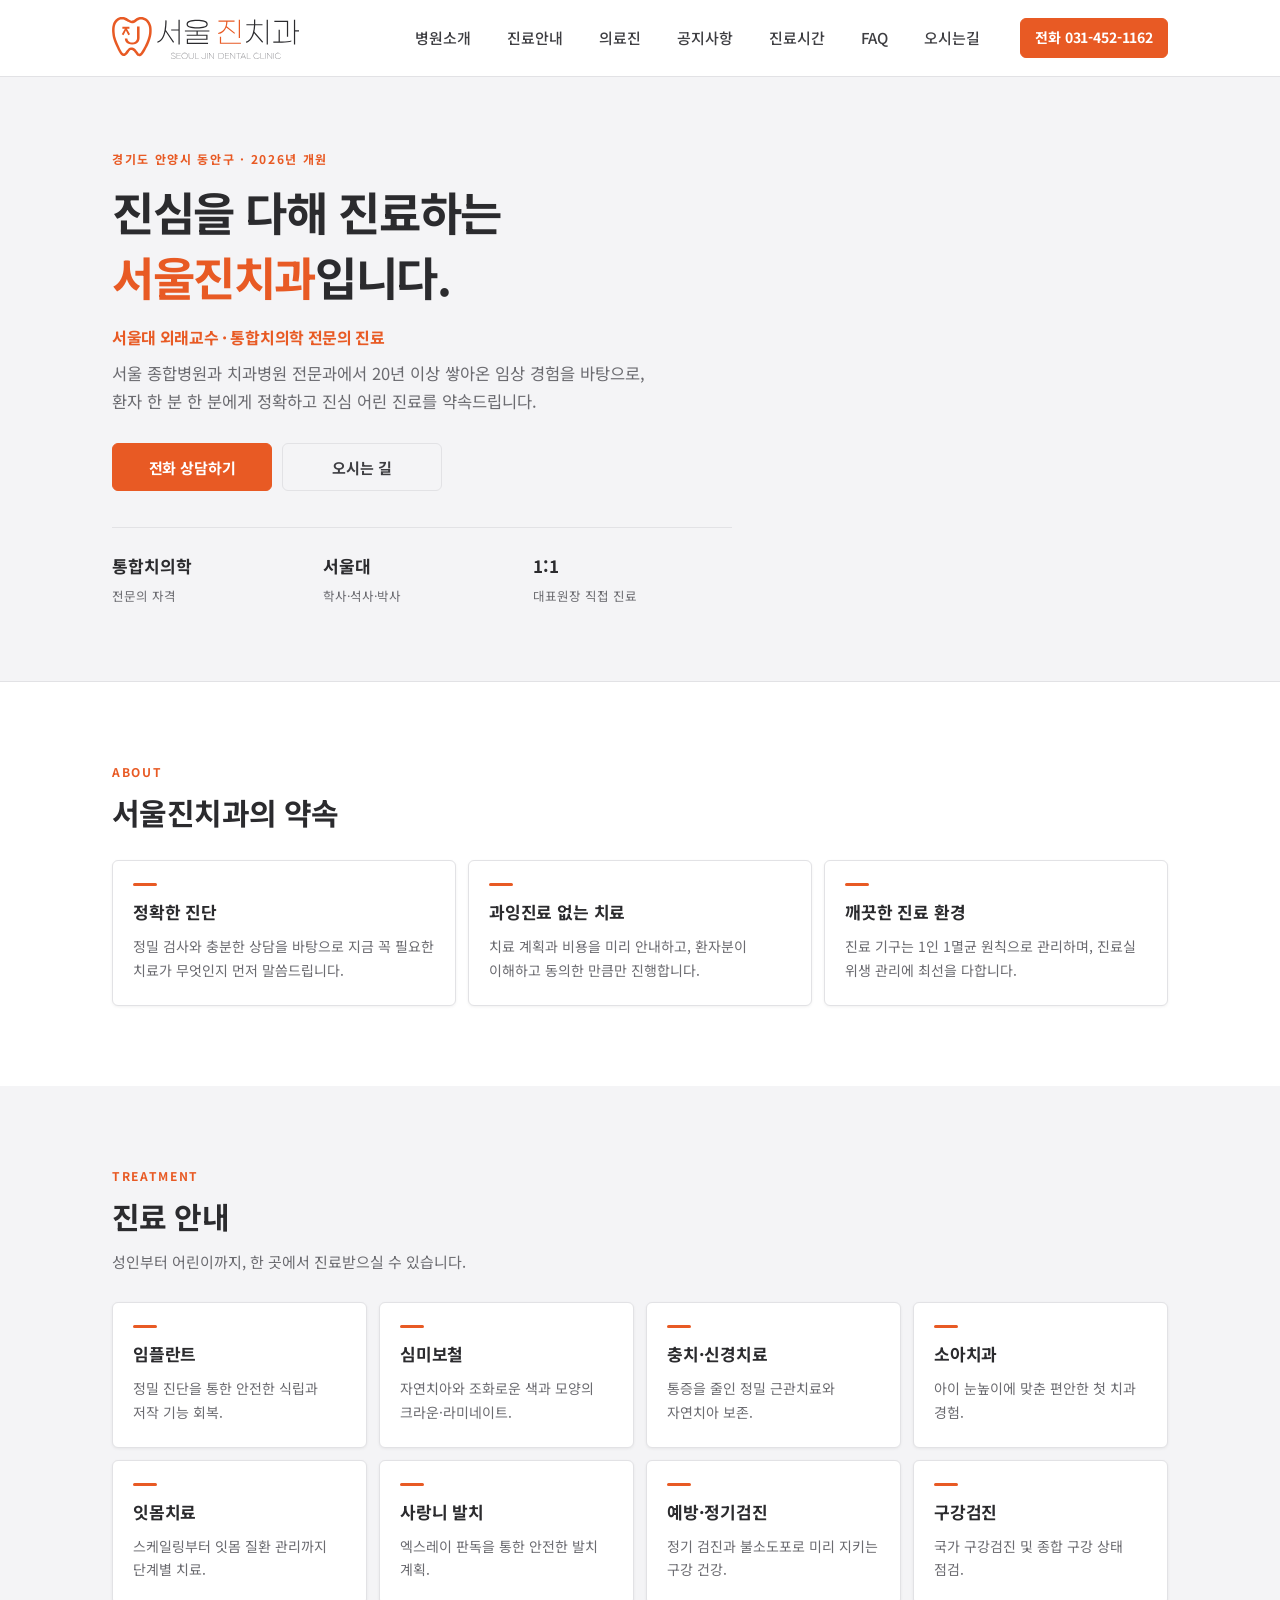
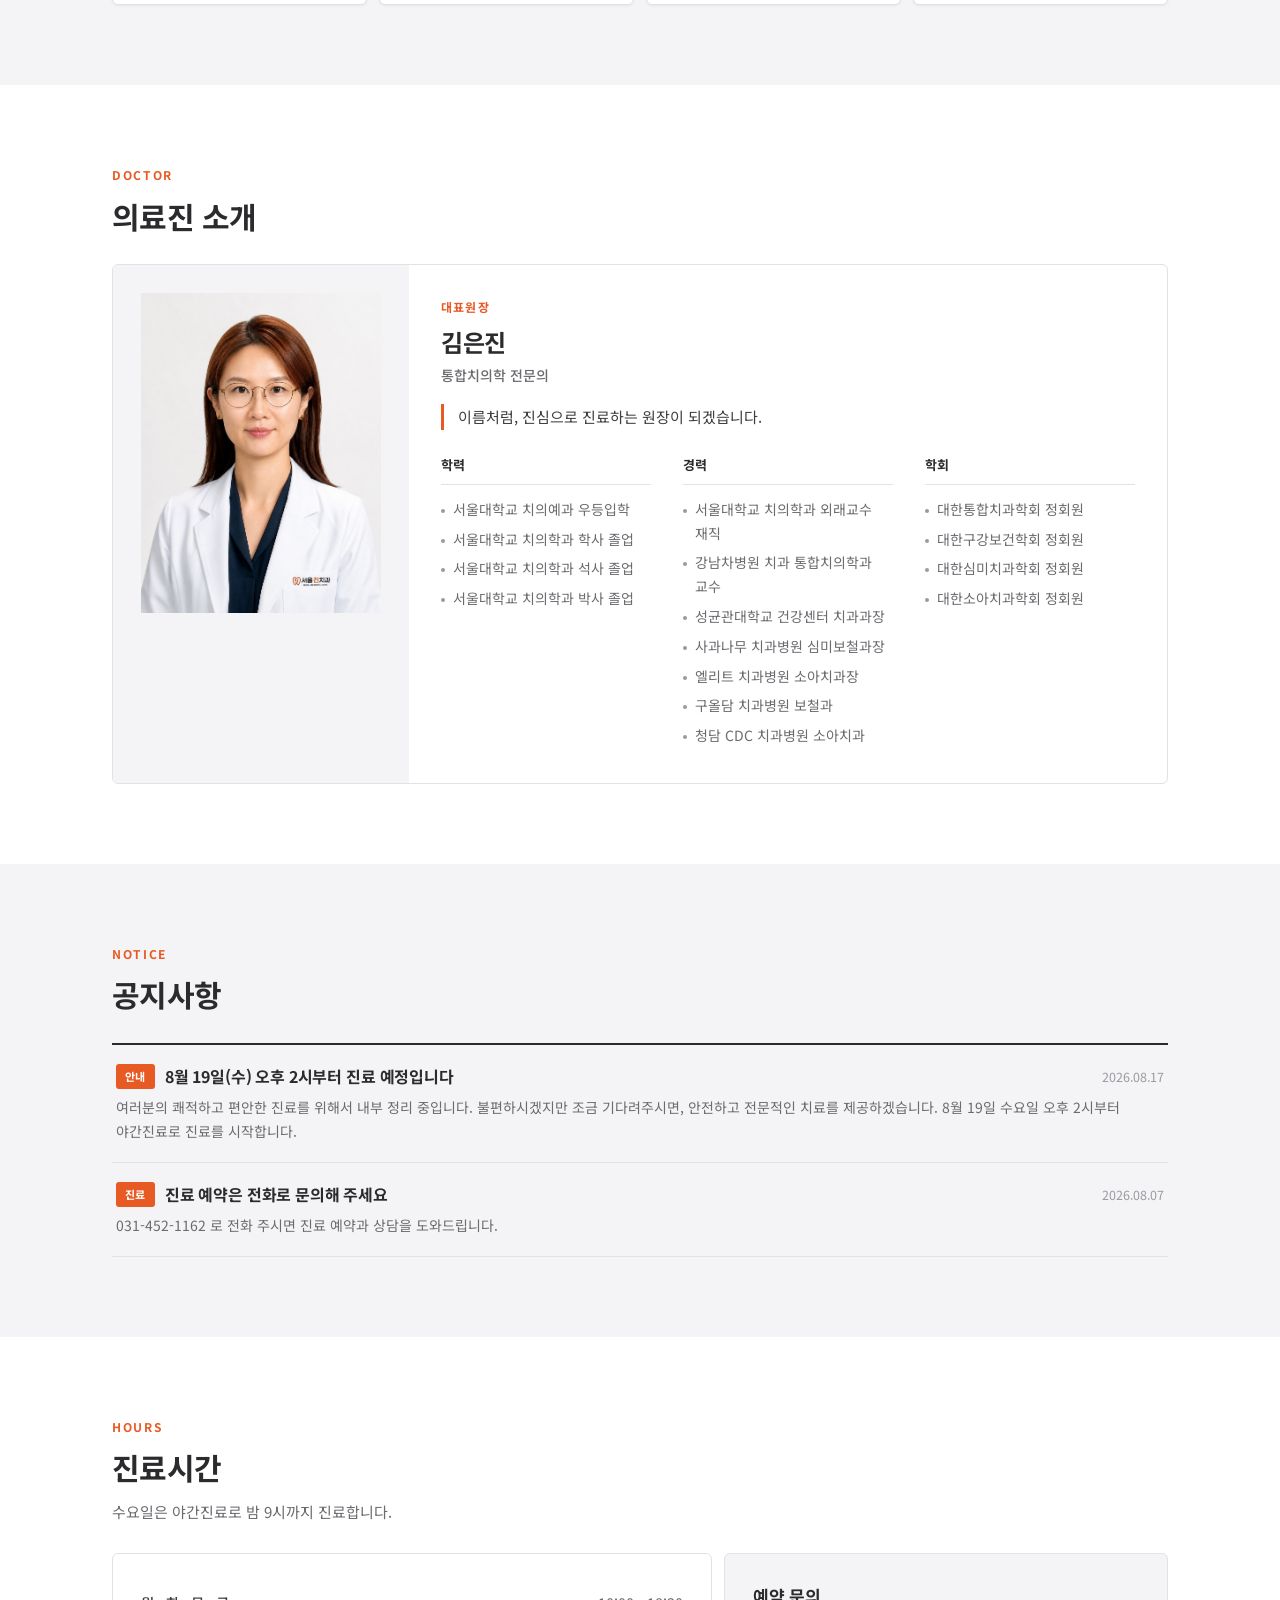
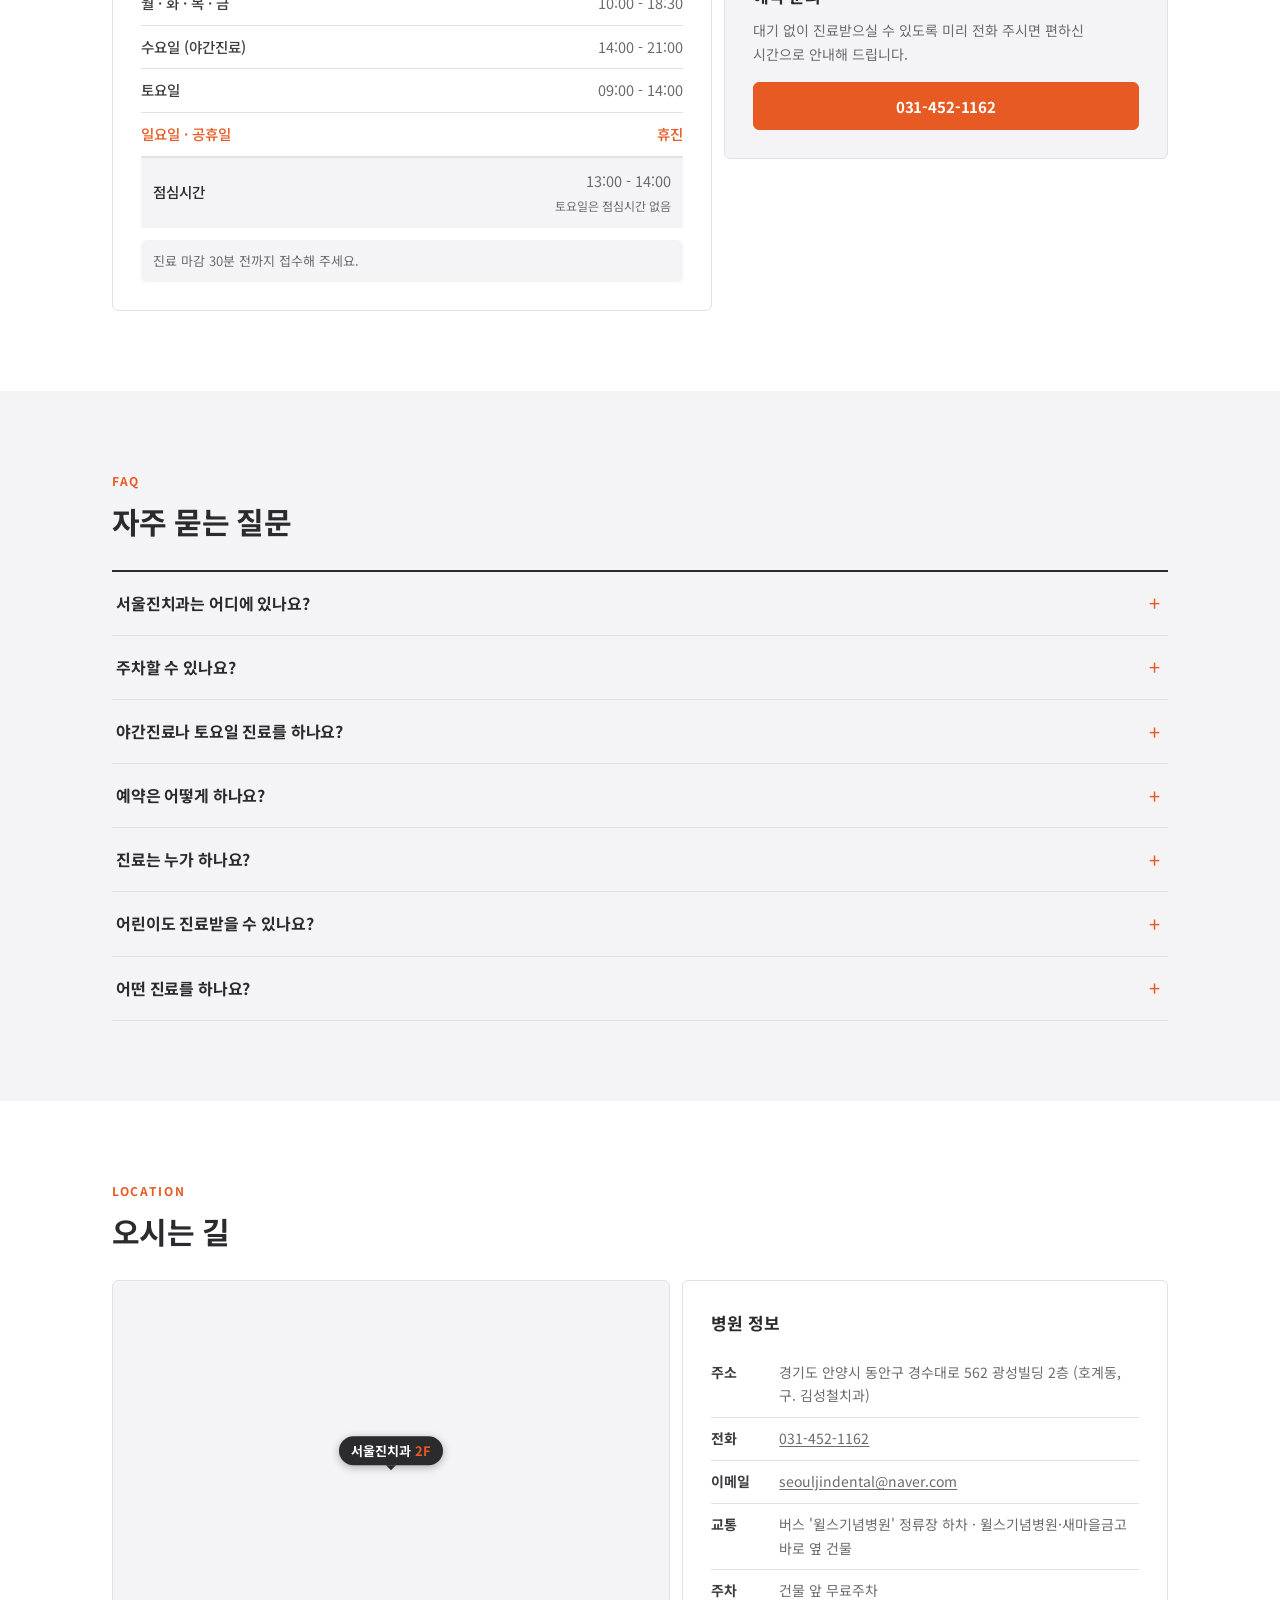
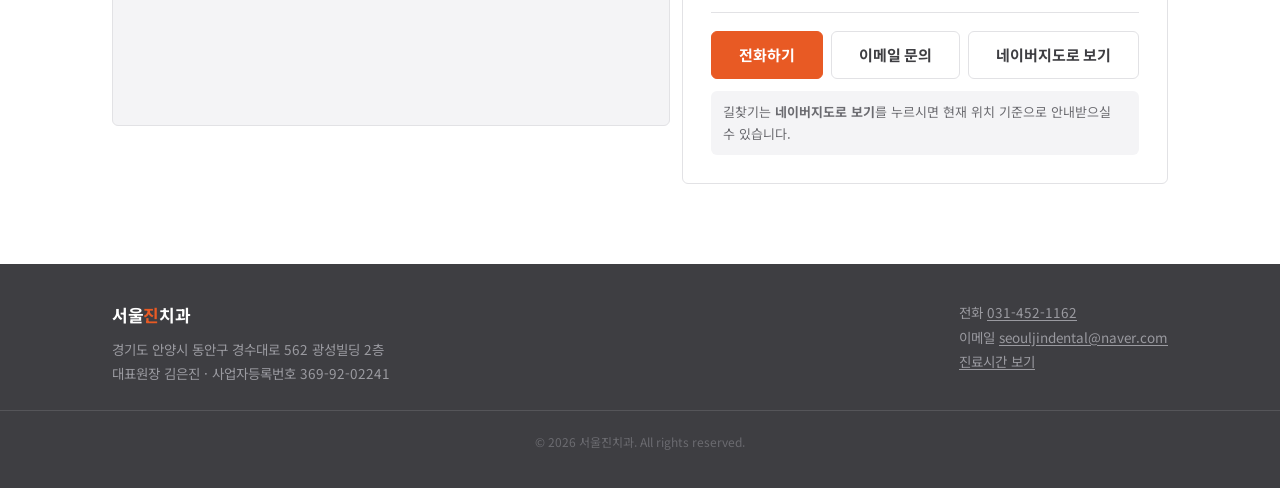
<file: index.html>
<!DOCTYPE html>
<html lang="ko">
<head>
<meta charset="UTF-8">
<meta name="viewport" content="width=device-width, initial-scale=1">
<title>서울진치과 | 안양 호계동·평촌 치과 · 통합치의학 전문의 진료</title>
<meta name="description" content="안양시 동안구 호계동 경수대로 562 광성빌딩 2층. 통합치의학 전문의 김은진 대표원장이 임플란트·보철·심미치료·소아치과까지 직접 진료합니다. 수요일 야간진료·토요일 진료, 건물 앞 무료주차. 전화 031-452-1162">
<meta name="keywords" content="안양치과, 동안구치과, 평촌치과, 서울진치과, 임플란트, 소아치과, 통합치의학 전문의">
<meta name="author" content="서울진치과">
<meta name="robots" content="index, follow">
<meta name="theme-color" content="#3E3E42">
<link rel="canonical" href="https://seouljindental.com/">

<!-- 검색엔진 소유확인 (지우지 마세요 — 지우면 소유확인이 풀립니다) -->
<meta name="google-site-verification" content="JNzWOjcxRi8a9K5BEWg_3UcegOGoQOrcPc45shkJLRU">
<meta name="naver-site-verification" content="94c505c1e6e44381753035ff42ec85cff32ebecf">

<!-- Open Graph -->
<meta property="og:type" content="website">
<meta property="og:site_name" content="서울진치과">
<meta property="og:title" content="서울진치과 | 안양 호계동·평촌 치과 · 통합치의학 전문의 진료">
<meta property="og:description" content="통합치의학 전문의 김은진 대표원장이 직접 진료합니다. 경기도 안양시 동안구 경수대로 562 광성빌딩 2층 · 031-452-1162">
<meta property="og:url" content="https://seouljindental.com/">
<meta property="og:image" content="https://seouljindental.com/assets/images/doctor-kimeunjin.jpg">
<meta property="og:locale" content="ko_KR">
<meta name="twitter:card" content="summary_large_image">

<link rel="icon" href="data:image/svg+xml,<svg xmlns='http://www.w3.org/2000/svg' viewBox='0 0 32 32'><rect width='32' height='32' rx='6' fill='%23E85A24'/><text x='16' y='23' font-size='20' font-weight='700' text-anchor='middle' fill='white' font-family='sans-serif'>진</text></svg>">

<link rel="preconnect" href="https://fonts.googleapis.com">
<link rel="preconnect" href="https://fonts.gstatic.com" crossorigin>
<link href="https://fonts.googleapis.com/css2?family=Noto+Sans+KR:wght@400;500;700&display=swap" rel="stylesheet">
<link rel="stylesheet" href="assets/css/style.css?v=6">

<!-- 구조화 데이터: data/clinic.json·hours.json·faq.json 에서 자동 생성 (tools/prerender.py). 여기를 직접 고치지 마세요 -->
<!-- prerender:jsonld -->
<script type="application/ld+json">
{
  "@context": "https://schema.org",
  "@graph": [
    {
      "@type": "Dentist",
      "@id": "https://seouljindental.com/#clinic",
      "name": "서울진치과",
      "alternateName": "서울진치과의원",
      "description": "경기도 안양시 동안구 호계동(경수대로 562 광성빌딩 2층)의 치과의원. 통합치의학 전문의 김은진 대표원장이 임플란트, 심미보철, 충치·신경치료, 소아치과, 잇몸치료, 사랑니 발치, 국가 구강검진을 직접 진료합니다. 수요일 야간진료, 토요일 진료.",
      "url": "https://seouljindental.com/",
      "logo": "https://seouljindental.com/assets/images/logo-lockup.svg",
      "image": "https://seouljindental.com/assets/images/doctor-kimeunjin.jpg",
      "telephone": "+82-31-452-1162",
      "email": "seouljindental@naver.com",
      "priceRange": "₩₩",
      "currenciesAccepted": "KRW",
      "isAcceptingNewPatients": true,
      "address": {
        "@type": "PostalAddress",
        "streetAddress": "경수대로 562 광성빌딩 2층",
        "addressLocality": "안양시 동안구 호계동",
        "addressRegion": "경기도",
        "addressCountry": "KR"
      },
      "geo": {
        "@type": "GeoCoordinates",
        "latitude": 37.373,
        "longitude": 126.9582
      },
      "hasMap": "https://map.naver.com/p/entry/place/13232154",
      "areaServed": [
        "안양시 동안구 호계동",
        "평촌",
        "안양시"
      ],
      "amenityFeature": [
        {
          "@type": "LocationFeatureSpecification",
          "name": "건물 앞 무료 주차",
          "value": true
        }
      ],
      "availableService": [
        {
          "@type": "MedicalProcedure",
          "name": "임플란트"
        },
        {
          "@type": "MedicalProcedure",
          "name": "심미보철 (크라운·라미네이트)"
        },
        {
          "@type": "MedicalProcedure",
          "name": "충치·신경치료"
        },
        {
          "@type": "MedicalProcedure",
          "name": "소아치과"
        },
        {
          "@type": "MedicalProcedure",
          "name": "잇몸치료·스케일링"
        },
        {
          "@type": "MedicalProcedure",
          "name": "사랑니 발치"
        },
        {
          "@type": "MedicalProcedure",
          "name": "예방·정기검진"
        },
        {
          "@type": "MedicalProcedure",
          "name": "국가 구강검진"
        }
      ],
      "founder": {
        "@id": "https://seouljindental.com/#doctor"
      },
      "employee": {
        "@type": "Person",
        "@id": "https://seouljindental.com/#doctor",
        "name": "김은진",
        "jobTitle": "대표원장",
        "description": "통합치의학 전문의. 서울대학교 치의학과 학사·석사·박사. 강남차병원 치과 통합치의학과 교수, 서울대학교 치의학과 외래교수 역임.",
        "image": "https://seouljindental.com/assets/images/doctor-kimeunjin.jpg",
        "hasCredential": {
          "@type": "EducationalOccupationalCredential",
          "credentialCategory": "통합치의학 전문의"
        },
        "alumniOf": {
          "@type": "CollegeOrUniversity",
          "name": "서울대학교"
        },
        "memberOf": [
          {
            "@type": "Organization",
            "name": "대한통합치과학회"
          },
          {
            "@type": "Organization",
            "name": "대한구강보건학회"
          },
          {
            "@type": "Organization",
            "name": "대한심미치과학회"
          },
          {
            "@type": "Organization",
            "name": "대한소아치과학회"
          }
        ]
      },
      "sameAs": [
        "https://map.naver.com/p/entry/place/13232154",
        "https://blog.naver.com/seouljindental",
        "https://place.map.kakao.com/1579745379"
      ],
      "openingHoursSpecification": [
        {
          "@type": "OpeningHoursSpecification",
          "dayOfWeek": [
            "Monday",
            "Tuesday",
            "Thursday",
            "Friday"
          ],
          "opens": "10:00",
          "closes": "18:30"
        },
        {
          "@type": "OpeningHoursSpecification",
          "dayOfWeek": [
            "Wednesday"
          ],
          "opens": "14:00",
          "closes": "21:00"
        },
        {
          "@type": "OpeningHoursSpecification",
          "dayOfWeek": [
            "Saturday"
          ],
          "opens": "09:00",
          "closes": "14:00"
        }
      ]
    },
    {
      "@type": "FAQPage",
      "@id": "https://seouljindental.com/#faq",
      "about": {
        "@id": "https://seouljindental.com/#clinic"
      },
      "mainEntity": [
        {
          "@type": "Question",
          "name": "서울진치과는 어디에 있나요?",
          "acceptedAnswer": {
            "@type": "Answer",
            "text": "경기도 안양시 동안구 경수대로 562 광성빌딩 2층(호계동)입니다. 호계사거리·호계시장 근처로, 윌스기념병원·새마을금고 바로 옆 건물이며 예전 김성철치과가 있던 자리입니다. 버스는 '윌스기념병원' 정류장에서 내리시면 됩니다. 네이버 지도에서 '서울진치과'를 검색하시면 길찾기를 이용하실 수 있습니다."
          }
        },
        {
          "@type": "Question",
          "name": "주차할 수 있나요?",
          "acceptedAnswer": {
            "@type": "Answer",
            "text": "네, 건물 앞에 무료로 주차하실 수 있습니다."
          }
        },
        {
          "@type": "Question",
          "name": "야간진료나 토요일 진료를 하나요?",
          "acceptedAnswer": {
            "@type": "Answer",
            "text": "수요일은 야간진료로 오후 2시부터 밤 9시까지, 토요일은 오전 9시부터 오후 2시까지 점심시간 없이 진료합니다. 일요일과 공휴일은 휴진입니다."
          }
        },
        {
          "@type": "Question",
          "name": "예약은 어떻게 하나요?",
          "acceptedAnswer": {
            "@type": "Answer",
            "text": "전화(031-452-1162)로 예약해 주세요. 진료 마감 30분 전까지 접수하실 수 있습니다."
          }
        },
        {
          "@type": "Question",
          "name": "진료는 누가 하나요?",
          "acceptedAnswer": {
            "@type": "Answer",
            "text": "통합치의학 전문의 김은진 대표원장이 직접 진료합니다. 서울대학교 치의학과에서 학사·석사·박사 학위를 받았고, 강남차병원 치과 통합치의학과 교수와 서울대학교 치의학과 외래교수를 지냈습니다."
          }
        },
        {
          "@type": "Question",
          "name": "어린이도 진료받을 수 있나요?",
          "acceptedAnswer": {
            "@type": "Answer",
            "text": "네, 소아치과 진료를 합니다. 김은진 대표원장은 대한소아치과학회 정회원이며 치과병원 소아치과장으로 근무했습니다."
          }
        },
        {
          "@type": "Question",
          "name": "어떤 진료를 하나요?",
          "acceptedAnswer": {
            "@type": "Answer",
            "text": "임플란트, 심미보철(크라운·라미네이트), 충치·신경치료, 소아치과, 잇몸치료와 스케일링, 사랑니 발치, 예방·정기검진, 국가 구강검진을 진료합니다."
          }
        }
      ]
    }
  ]
}
</script>
<!-- /prerender:jsonld -->
</head>
<body>

<a class="skip-link" href="#main">본문 바로가기</a>

<header class="header">
  <div class="wrap header-inner">
    <a class="logo" href="#top">
      <!-- 명함(REFS/namec_1.pdf)의 로고 원본을 그대로 추출한 벡터.
           글자까지 실제 브랜드 폰트라 어떤 크기에서도 정확히 일치한다. -->
      <img class="logo-lockup" src="assets/images/logo-lockup.svg" alt="서울진치과"
           width="400" height="90">
    </a>

    <nav class="nav" aria-label="주요 메뉴">
      <a href="#about">병원소개</a>
      <a href="#services">진료안내</a>
      <a href="#doctor">의료진</a>
      <a href="#notice">공지사항</a>
      <a href="#hours">진료시간</a>
      <a href="#faq">FAQ</a>
      <a href="#location">오시는길</a>
    </nav>

    <div class="header-actions">
      <a class="btn btn-primary btn-sm" href="tel:031-452-1162">전화 031-452-1162</a>
      <button class="menu-toggle" id="menuToggle" type="button"
              aria-label="메뉴 열기" aria-expanded="false" aria-controls="mobileNav">
        <span></span><span></span><span></span>
      </button>
    </div>
  </div>

  <nav class="mobile-nav" id="mobileNav" aria-label="모바일 메뉴" hidden>
    <a href="#about">병원소개</a>
    <a href="#services">진료안내</a>
    <a href="#doctor">의료진</a>
    <a href="#notice">공지사항</a>
    <a href="#hours">진료시간</a>
    <a href="#faq">FAQ</a>
    <a href="#location">오시는길</a>
  </nav>
</header>

<main id="main">
  <!-- HERO -->
  <section class="hero" id="top">
    <div class="wrap hero-inner">
      <p class="eyebrow">경기도 안양시 동안구 · 2026년 개원</p>
      <h1>진심을 다해 진료하는<br><span>서울진치과</span>입니다.</h1>
      <p class="hero-badge">서울대 외래교수 · 통합치의학 전문의 진료</p>
      <p class="hero-text">
	서울 종합병원과 치과병원 전문과에서 20년 이상 쌓아온 임상 경험을 바탕으로, 환자 한 분 한 분에게 정확하고 진심 어린 진료를 약속드립니다.
      </p>
      <div class="hero-actions">
        <a class="btn btn-primary" href="tel:031-452-1162">전화 상담하기</a>
        <a class="btn btn-outline" href="#location">오시는 길</a>
      </div>
      <ul class="hero-facts">
        <li><strong>통합치의학</strong><span>전문의 자격</span></li>
        <li><strong>서울대</strong><span>학사·석사·박사</span></li>
        <li><strong>1:1</strong><span>대표원장 직접 진료</span></li>
      </ul>
    </div>
  </section>

  <!-- ABOUT -->
  <section class="section" id="about">
    <div class="wrap">
      <p class="eyebrow">ABOUT</p>
      <h2>서울진치과의 약속</h2>
      <div class="card-grid card-grid-3">
        <article class="card">
          <h3>정확한 진단</h3>
          <p>정밀 검사와 충분한 상담을 바탕으로 지금 꼭 필요한 치료가 무엇인지 먼저 말씀드립니다.</p>
        </article>
        <article class="card">
          <h3>과잉진료 없는 치료</h3>
          <p>치료 계획과 비용을 미리 안내하고, 환자분이 이해하고 동의한 만큼만 진행합니다.</p>
        </article>
        <article class="card">
          <h3>깨끗한 진료 환경</h3>
          <p>진료 기구는 1인 1멸균 원칙으로 관리하며, 진료실 위생 관리에 최선을 다합니다.</p>
        </article>
      </div>
    </div>
  </section>

  <!-- SERVICES -->
  <section class="section section-alt" id="services">
    <div class="wrap">
      <p class="eyebrow">TREATMENT</p>
      <h2>진료 안내</h2>
      <p class="section-lead">성인부터 어린이까지, 한 곳에서 진료받으실 수 있습니다.</p>
      <div class="card-grid card-grid-4">
        <article class="card"><h3>임플란트</h3><p>정밀 진단을 통한 안전한 식립과 저작 기능 회복.</p></article>
        <article class="card"><h3>심미보철</h3><p>자연치아와 조화로운 색과 모양의 크라운·라미네이트.</p></article>
        <article class="card"><h3>충치·신경치료</h3><p>통증을 줄인 정밀 근관치료와 자연치아 보존.</p></article>
        <article class="card"><h3>소아치과</h3><p>아이 눈높이에 맞춘 편안한 첫 치과 경험.</p></article>
        <article class="card"><h3>잇몸치료</h3><p>스케일링부터 잇몸 질환 관리까지 단계별 치료.</p></article>
        <article class="card"><h3>사랑니 발치</h3><p>엑스레이 판독을 통한 안전한 발치 계획.</p></article>
        <article class="card"><h3>예방·정기검진</h3><p>정기 검진과 불소도포로 미리 지키는 구강 건강.</p></article>
        <article class="card"><h3>구강검진</h3><p>국가 구강검진 및 종합 구강 상태 점검.</p></article>
      </div>
    </div>
  </section>

  <!-- DOCTOR -->
  <section class="section" id="doctor">
    <div class="wrap">
      <p class="eyebrow">DOCTOR</p>
      <h2>의료진 소개</h2>

      <div class="doctor">
        <div class="doctor-photo">
          <img src="assets/images/doctor-kimeunjin.jpg"
               alt="서울진치과 대표원장 김은진" width="1086" height="1449" loading="lazy">
        </div>
        <div class="doctor-body">
          <p class="doctor-role">대표원장</p>
          <h3 class="doctor-name">김은진 <small>통합치의학 전문의</small></h3>
          <p class="doctor-quote">이름처럼, 진심으로 진료하는 원장이 되겠습니다.</p>

          <div class="cv">
            <div class="cv-group">
              <h4>학력</h4>
              <ul>
                <li>서울대학교 치의예과 우등입학</li>
                <li>서울대학교 치의학과 학사 졸업</li>
                <li>서울대학교 치의학과 석사 졸업</li>
                <li>서울대학교 치의학과 박사 졸업</li>
              </ul>
            </div>
            <div class="cv-group">
              <h4>경력</h4>
              <ul>
                <li>서울대학교 치의학과 외래교수 재직</li>
                <li>강남차병원 치과 통합치의학과 교수</li>
                <li>성균관대학교 건강센터 치과과장</li>
                <li>사과나무 치과병원 심미보철과장</li>
                <li>엘리트 치과병원 소아치과장</li>
                <li>구올담 치과병원 보철과</li>
                <li>청담 CDC 치과병원 소아치과</li>
              </ul>
            </div>
            <div class="cv-group">
              <h4>학회</h4>
              <ul>
                <li>대한통합치과학회 정회원</li>
                <li>대한구강보건학회 정회원</li>
                <li>대한심미치과학회 정회원</li>
                <li>대한소아치과학회 정회원</li>
              </ul>
            </div>
          </div>
        </div>
      </div>
    </div>
  </section>

  <!-- NOTICE -->
  <section class="section section-alt" id="notice">
    <div class="wrap">
      <p class="eyebrow">NOTICE</p>
      <h2>공지사항</h2>
      <div class="notice-list" id="noticeList" aria-live="polite">
        <!-- data/notice.json 내용 (tools/prerender.py 가 채움) -->
<!-- prerender:notice -->
<article class="notice-item"><div class="notice-head"><span class="notice-tag">안내</span><h3 class="notice-title">8월 19일(수) 오후 2시부터 진료 예정입니다</h3><time class="notice-date" datetime="2026-08-17">2026.08.17</time></div><p class="notice-body">여러분의 쾌적하고 편안한 진료를 위해서 내부 정리 중입니다. 불편하시겠지만 조금 기다려주시면, 안전하고 전문적인 치료를 제공하겠습니다. 8월 19일 수요일 오후 2시부터 야간진료로 진료를 시작합니다.</p></article>
<article class="notice-item"><div class="notice-head"><span class="notice-tag">진료</span><h3 class="notice-title">진료 예약은 전화로 문의해 주세요</h3><time class="notice-date" datetime="2026-08-07">2026.08.07</time></div><p class="notice-body">031-452-1162 로 전화 주시면 진료 예약과 상담을 도와드립니다.</p></article>
<!-- /prerender:notice -->
      </div>
    </div>
  </section>

  <!-- HOURS -->
  <section class="section" id="hours">
    <div class="wrap">
      <p class="eyebrow">HOURS</p>
      <h2>진료시간</h2>
      <p class="section-lead">수요일은 야간진료로 밤 9시까지 진료합니다.</p>

      <div class="hours-wrap">
        <div class="info-block">
          <table class="hours" id="hoursTable">
            <caption class="sr-only">서울진치과 요일별 진료시간</caption>
            <tbody id="hoursBody">
<!-- prerender:hours -->
<tr><td>월 · 화 · 목 · 금</td><td>10:00 - 18:30</td></tr>
<tr><td>수요일 (야간진료)</td><td>14:00 - 21:00</td></tr>
<tr><td>토요일</td><td>09:00 - 14:00</td></tr>
<tr class="is-closed"><td>일요일 · 공휴일</td><td>휴진</td></tr>
<tr class="is-lunch"><td>점심시간</td><td><span>13:00 - 14:00</span><small>토요일은 점심시간 없음</small></td></tr>
<!-- /prerender:hours -->
            </tbody>
          </table>
          <p class="hours-note" id="hoursNote">진료 마감 30분 전까지 접수해 주세요.</p>
        </div>

        <div class="hours-cta">
          <h3>예약 문의</h3>
          <p>대기 없이 진료받으실 수 있도록 미리 전화 주시면 편하신 시간으로 안내해 드립니다.</p>
          <a class="btn btn-primary" href="tel:031-452-1162">031-452-1162</a>
        </div>
      </div>
    </div>
  </section>

  <!-- FAQ (data/faq.json → tools/prerender.py 가 채움) -->
  <section class="section section-alt" id="faq">
    <div class="wrap">
      <p class="eyebrow">FAQ</p>
      <h2>자주 묻는 질문</h2>
      <div class="faq-list">
<!-- prerender:faq -->
<details class="faq-item"><summary>서울진치과는 어디에 있나요?</summary><p>경기도 안양시 동안구 경수대로 562 광성빌딩 2층(호계동)입니다. 호계사거리·호계시장 근처로, 윌스기념병원·새마을금고 바로 옆 건물이며 예전 김성철치과가 있던 자리입니다. 버스는 &#x27;윌스기념병원&#x27; 정류장에서 내리시면 됩니다. 네이버 지도에서 &#x27;서울진치과&#x27;를 검색하시면 길찾기를 이용하실 수 있습니다.</p></details>
<details class="faq-item"><summary>주차할 수 있나요?</summary><p>네, 건물 앞에 무료로 주차하실 수 있습니다.</p></details>
<details class="faq-item"><summary>야간진료나 토요일 진료를 하나요?</summary><p>수요일은 야간진료로 오후 2시부터 밤 9시까지, 토요일은 오전 9시부터 오후 2시까지 점심시간 없이 진료합니다. 일요일과 공휴일은 휴진입니다.</p></details>
<details class="faq-item"><summary>예약은 어떻게 하나요?</summary><p>전화(031-452-1162)로 예약해 주세요. 진료 마감 30분 전까지 접수하실 수 있습니다.</p></details>
<details class="faq-item"><summary>진료는 누가 하나요?</summary><p>통합치의학 전문의 김은진 대표원장이 직접 진료합니다. 서울대학교 치의학과에서 학사·석사·박사 학위를 받았고, 강남차병원 치과 통합치의학과 교수와 서울대학교 치의학과 외래교수를 지냈습니다.</p></details>
<details class="faq-item"><summary>어린이도 진료받을 수 있나요?</summary><p>네, 소아치과 진료를 합니다. 김은진 대표원장은 대한소아치과학회 정회원이며 치과병원 소아치과장으로 근무했습니다.</p></details>
<details class="faq-item"><summary>어떤 진료를 하나요?</summary><p>임플란트, 심미보철(크라운·라미네이트), 충치·신경치료, 소아치과, 잇몸치료와 스케일링, 사랑니 발치, 예방·정기검진, 국가 구강검진을 진료합니다.</p></details>
<!-- /prerender:faq -->
      </div>
    </div>
  </section>

  <!-- LOCATION -->
  <section class="section" id="location">
    <div class="wrap">
      <p class="eyebrow">LOCATION</p>
      <h2>오시는 길</h2>

      <div class="location">
        <!-- 지도
             네이버 지도는 iframe 삽입이 차단(X-Frame-Options: DENY)되어 있어
             JS API로만 표시할 수 있고, 여기에는 발급받은 Key ID가 필요하다.
             assets/js/main.js 의 NAVER_MAP.keyId 를 채우면 네이버 지도로 바뀌고,
             비어 있으면 아래 기본 지도가 그대로 보인다. (README 8번 참고) -->
        <div class="map">
          <div class="map-canvas" id="naverMap" hidden></div>

          <div class="map-fallback" id="mapFallback">
            <iframe
              src="https://maps.google.com/maps?q=%EA%B2%BD%EA%B8%B0%EB%8F%84%20%EC%95%88%EC%96%91%EC%8B%9C%20%EB%8F%99%EC%95%88%EA%B5%AC%20%EA%B2%BD%EC%88%98%EB%8C%80%EB%A1%9C%20562&amp;z=17&amp;hl=ko&amp;output=embed"
              title="서울진치과 위치 지도" loading="lazy"
              referrerpolicy="no-referrer-when-downgrade"></iframe>
            <p class="map-pin" aria-hidden="true">서울진치과 <span>2F</span></p>
          </div>
        </div>

        <div class="info-block">
          <h3>병원 정보</h3>
          <dl class="info-list">
            <dt>주소</dt>
            <dd>경기도 안양시 동안구 경수대로 562 광성빌딩 2층 (호계동, 구. 김성철치과)</dd>
            <dt>전화</dt>
            <dd><a href="tel:031-452-1162">031-452-1162</a></dd>
            <dt>이메일</dt>
            <dd><a href="mailto:seouljindental@naver.com">seouljindental@naver.com</a></dd>
            <dt>교통</dt>
            <dd>버스 '윌스기념병원' 정류장 하차 · 윌스기념병원·새마을금고 바로 옆 건물</dd>
            <dt>주차</dt>
            <dd>건물 앞 무료주차</dd>
          </dl>
          <div class="info-actions">
            <a class="btn btn-primary" href="tel:031-452-1162">전화하기</a>
            <a class="btn btn-outline" href="mailto:seouljindental@naver.com">이메일 문의</a>
            <a class="btn btn-outline"
               href="https://map.naver.com/p/entry/place/13232154"
               target="_blank" rel="noopener noreferrer">네이버지도로 보기</a>
          </div>
          <p class="hours-note">
            길찾기는 <strong>네이버지도로 보기</strong>를 누르시면 현재 위치 기준으로
            안내받으실 수 있습니다.
          </p>
        </div>
      </div>
    </div>
  </section>

</main>

<footer class="footer">
  <div class="wrap footer-inner">
    <div>
      <p class="footer-logo">서울<span>진</span>치과</p>
      <p>경기도 안양시 동안구 경수대로 562 광성빌딩 2층</p>
      <p>대표원장 김은진 · 사업자등록번호 369-92-02241</p>
    </div>
    <div>
      <p>전화 <a href="tel:031-452-1162">031-452-1162</a></p>
      <p>이메일 <a href="mailto:seouljindental@naver.com">seouljindental@naver.com</a></p>
      <p><a href="#hours">진료시간 보기</a></p>
    </div>
  </div>
  <p class="copyright">© 2026 서울진치과. All rights reserved.</p>
</footer>

<!-- 모바일 하단 고정 바 -->
<div class="mobile-bar">
  <a href="tel:031-452-1162">전화</a>
  <a href="mailto:seouljindental@naver.com">이메일</a>
  <a href="https://map.naver.com/p/entry/place/13232154"
     target="_blank" rel="noopener noreferrer">길찾기</a>
</div>

<!-- ?v= 는 캐시 무효화용. CSS/JS를 고치면 이 숫자를 1 올려주세요 (README 9번) -->
<script src="assets/js/main.js?v=4" defer></script>
</body>
</html>
</file>
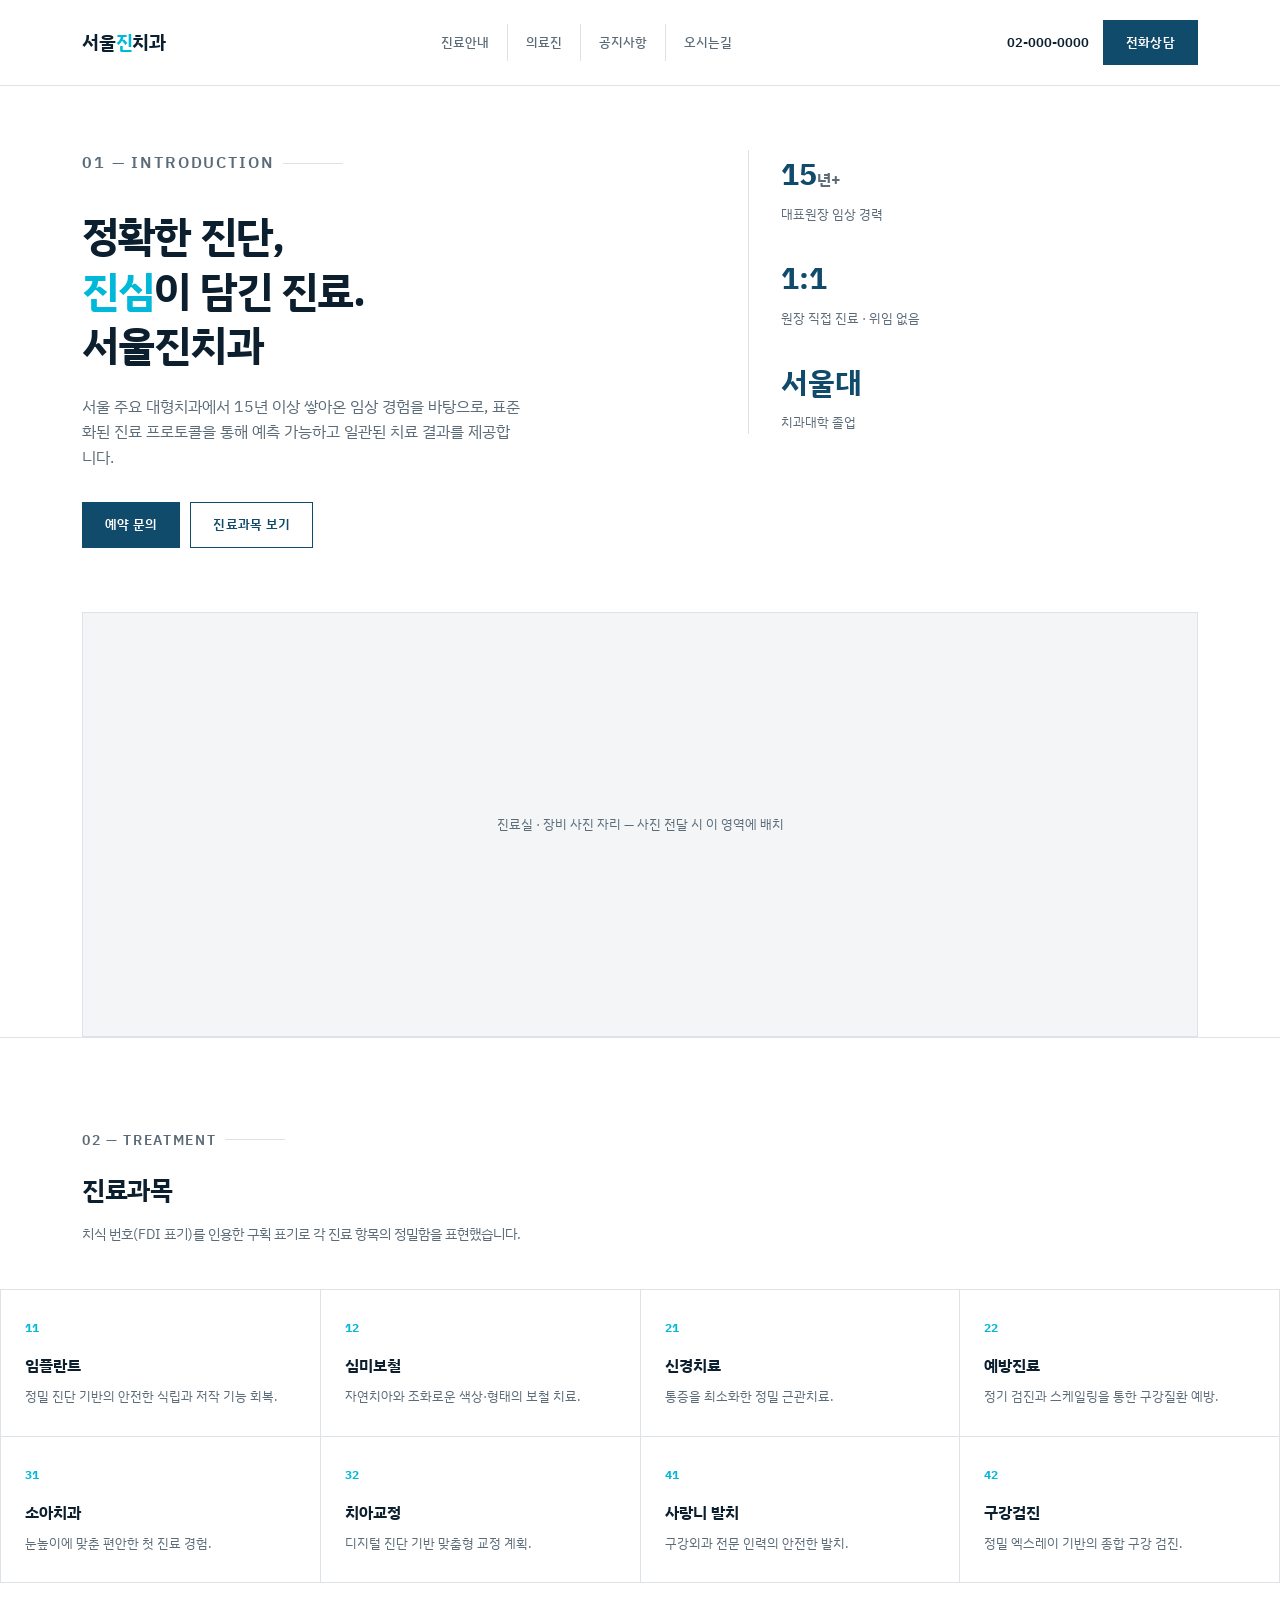
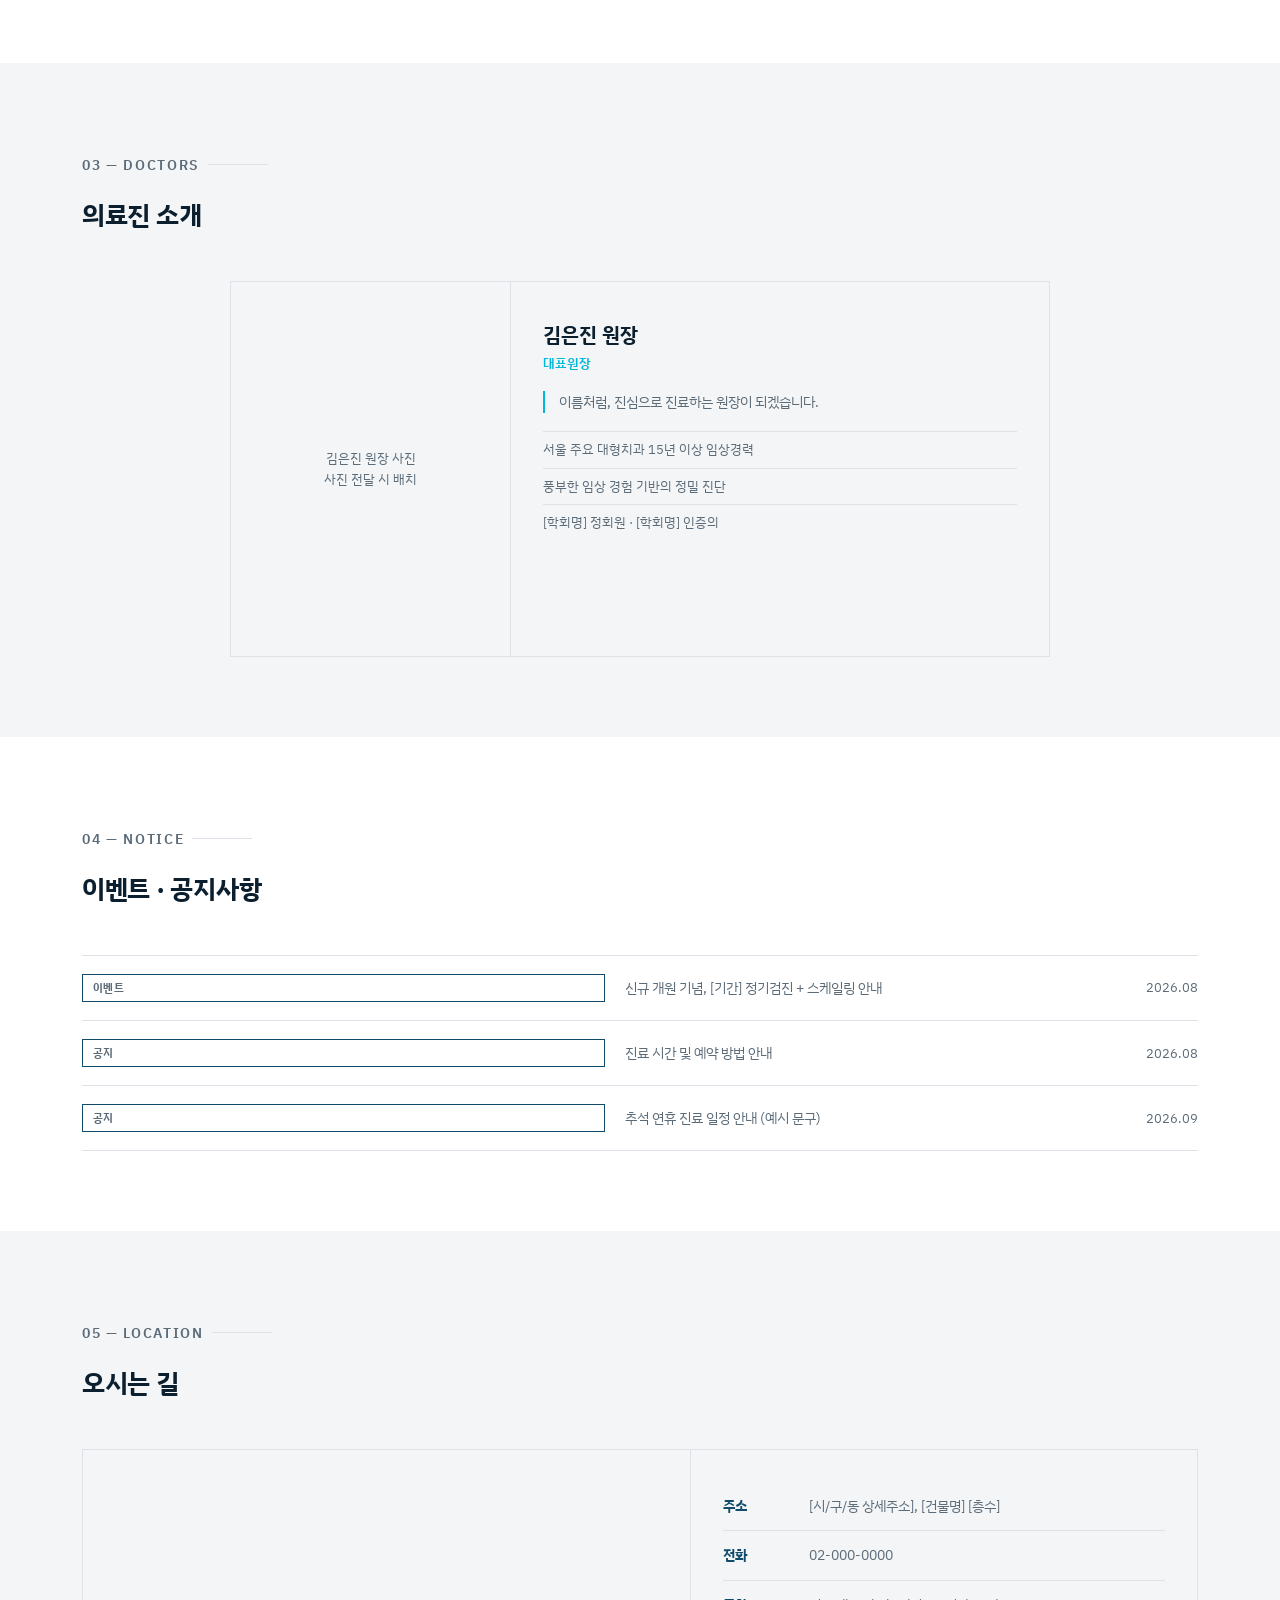
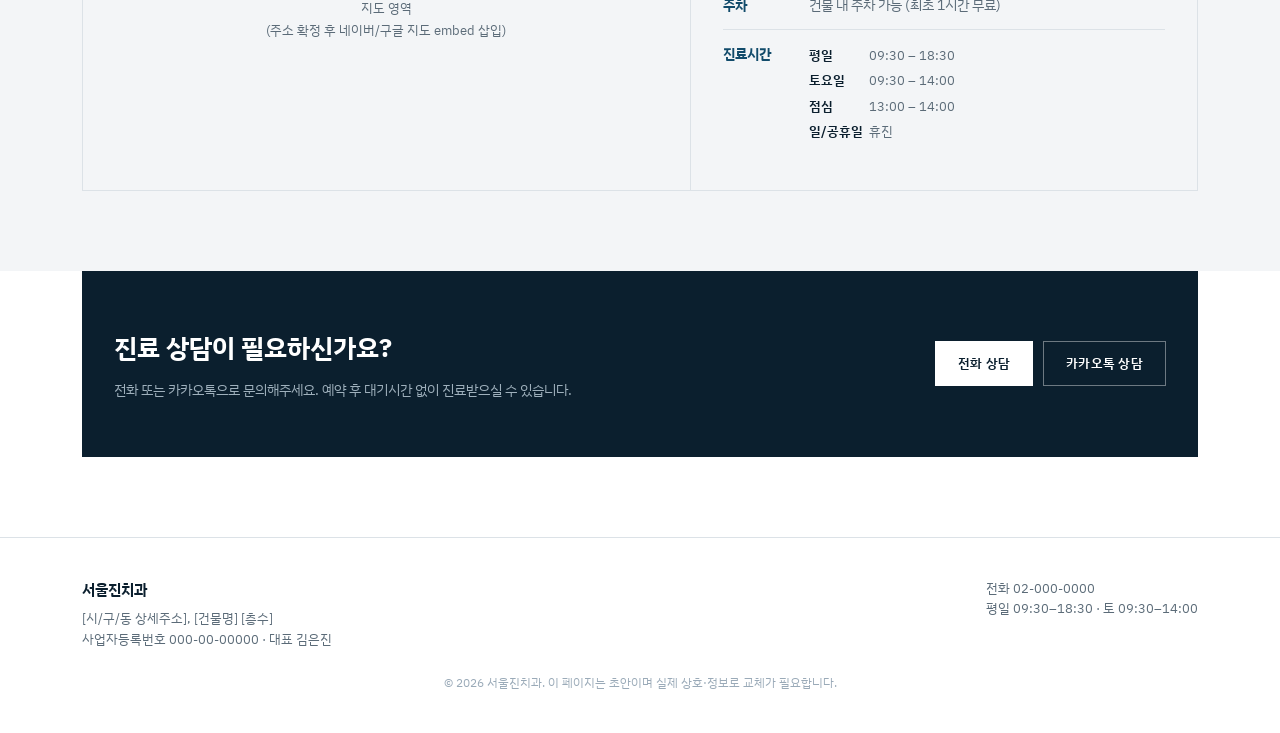
<file: REFS/dental-clinic-v2-clinical.html>
<!DOCTYPE html>
<html lang="ko">
<head>
<meta charset="UTF-8">
<meta name="viewport" content="width=device-width, initial-scale=1.0">
<title>서울진치과 | 김은진 원장 · 버전2</title>
<link rel="preconnect" href="https://fonts.googleapis.com">
<link href="https://fonts.googleapis.com/css2?family=IBM+Plex+Sans+KR:wght@400;500;600;700&display=swap" rel="stylesheet">
<style>
  :root{
    --bg:#FFFFFF;
    --alt:#F3F5F7;
    --ink:#0B1F2E;
    --ink-soft:#5B6B78;
    --primary:#114B6B;
    --accent:#00B8D9;
    --line:#DCE2E7;
    --max:1180px;
  }
  *{box-sizing:border-box; margin:0; padding:0;}
  html{scroll-behavior:smooth;}
  body{font-family:'IBM Plex Sans KR', sans-serif; color:var(--ink); background:var(--bg); line-height:1.65; -webkit-font-smoothing:antialiased;}
  a{color:inherit; text-decoration:none;}
  img{max-width:100%; display:block;}
  .wrap{max-width:var(--max); margin:0 auto; padding:0 32px;}
  :focus-visible{outline:2px solid var(--accent); outline-offset:2px;}

  .idx{font-size:12px; font-weight:600; letter-spacing:.12em; color:var(--accent); font-variant-numeric:tabular-nums; display:flex; align-items:center; gap:8px; margin-bottom:18px;}
  .idx::after{content:""; flex:1; height:1px; background:var(--line); max-width:60px;}

  header{position:sticky; top:0; z-index:50; background:#fff; border-bottom:1px solid var(--line);}
  .nav{display:flex; align-items:center; justify-content:space-between; padding:20px 32px; max-width:var(--max); margin:0 auto;}
  .logo{font-weight:700; font-size:19px; letter-spacing:-.01em;}
  .logo span{color:var(--accent);}
  .nav-links{display:flex; gap:0; font-size:13px; font-weight:500;}
  .nav-links a{color:var(--ink-soft); padding:8px 18px; border-left:1px solid var(--line);}
  .nav-links a:first-child{border-left:none;}
  .nav-links a:hover{color:var(--primary);}
  .nav-cta{display:flex; align-items:center; gap:14px;}
  .tel-badge{font-size:13px; font-weight:600; font-variant-numeric:tabular-nums;}
  .btn{display:inline-flex; align-items:center; justify-content:center; padding:11px 22px; font-weight:600; font-size:13px; letter-spacing:.02em; border:1.5px solid var(--primary); border-radius:0; transition:background .15s, color .15s;}
  .btn-primary{background:var(--primary); color:#fff;}
  .btn-primary:hover{background:var(--ink);}
  .btn-outline{background:transparent; color:var(--primary);}
  .btn-outline:hover{background:var(--primary); color:#fff;}
  .menu-toggle{display:none; background:none; border:none; width:28px; height:20px; position:relative; cursor:pointer; padding:0; flex-shrink:0;}
  .menu-toggle span{position:absolute; left:0; width:100%; height:2px; background:var(--ink); transition:transform .2s, opacity .2s;}
  .menu-toggle span:nth-child(1){top:0;}
  .menu-toggle span:nth-child(2){top:9px;}
  .menu-toggle span:nth-child(3){top:18px;}
  .menu-toggle.open span:nth-child(1){transform:translateY(9px) rotate(45deg);}
  .menu-toggle.open span:nth-child(2){opacity:0;}
  .menu-toggle.open span:nth-child(3){transform:translateY(-9px) rotate(-45deg);}
  .mobile-panel{display:none; flex-direction:column; background:#fff; border-top:1px solid var(--line);}
  .mobile-panel.open{display:flex;}
  .mobile-panel a{padding:14px 32px; font-size:14px; font-weight:500; color:var(--ink); border-bottom:1px solid var(--line);}

  /* HERO */
  .hero{padding:64px 0 0; border-bottom:1px solid var(--line);}
  .hero-inner{max-width:var(--max); margin:0 auto; padding:0 32px 64px; display:grid; grid-template-columns:1.15fr .85fr; gap:56px; align-items:start;}
  .hero h1{font-size:42px; font-weight:700; letter-spacing:-.02em; line-height:1.3; margin-bottom:22px;}
  .hero h1 span{color:var(--accent);}
  .hero p{font-size:15.5px; color:var(--ink-soft); max-width:440px; margin-bottom:32px;}
  .hero-actions{display:flex; gap:10px;}
  .stat-rail{border-left:1px solid var(--line); padding-left:32px; display:flex; flex-direction:column; gap:28px;}
  .stat{}
  .stat b{display:block; font-size:30px; font-weight:700; font-variant-numeric:tabular-nums; color:var(--primary);}
  .stat span{font-size:12.5px; color:var(--ink-soft);}
  .hero-figure{max-width:var(--max); margin:0 auto; padding:0 32px 0; }
  .figure-box{aspect-ratio:21/8; background:var(--alt); border:1px solid var(--line); display:flex; align-items:center; justify-content:center; color:var(--ink-soft); font-size:13px;}

  section{padding:80px 0;}
  .section-alt{background:var(--alt);}
  .section-head{max-width:640px; margin-bottom:44px;}
  .section-head h2{font-size:26px; font-weight:700; letter-spacing:-.01em;}
  .section-head p{color:var(--ink-soft); font-size:14px; margin-top:10px;}

  /* SERVICES */
  .services-grid{display:grid; grid-template-columns:repeat(4,1fr); border-top:1px solid var(--line); border-left:1px solid var(--line);}
  .service-card{border-right:1px solid var(--line); border-bottom:1px solid var(--line); padding:28px 24px; background:#fff;}
  .service-num{font-size:12px; color:var(--accent); font-weight:700; font-variant-numeric:tabular-nums; margin-bottom:14px;}
  .service-card h3{font-size:16px; font-weight:700; margin-bottom:8px;}
  .service-card p{font-size:13px; color:var(--ink-soft);}

  /* DOCTORS (single spotlight) */
  .doctor-spotlight{display:grid; grid-template-columns:280px 1fr; gap:0; border:1px solid var(--line); max-width:820px; margin:0 auto;}
  .doctor-card{padding:36px 32px;}
  .doctor-photo{aspect-ratio:3/4; background:var(--alt); border-right:1px solid var(--line); display:flex; align-items:center; justify-content:center; color:var(--ink-soft); font-size:13px; text-align:center; padding:16px;}
  .doctor-card h3{font-size:20px; font-weight:700; margin-bottom:2px;}
  .doctor-role{font-size:13px; color:var(--accent); font-weight:600; margin-bottom:16px;}
  .doctor-quote{font-size:13.5px; color:var(--ink-soft); padding-left:14px; border-left:2px solid var(--accent); margin-bottom:18px;}
  .doctor-card ul{list-style:none; font-size:13px; color:var(--ink-soft);}
  .doctor-card li{padding:7px 0; border-top:1px solid var(--line);}

  /* NOTICE */
  .notice-list{border-top:1px solid var(--line);}
  .notice-item{display:flex; align-items:center; gap:20px; padding:18px 0; border-bottom:1px solid var(--line); font-size:14px;}
  .notice-tag{flex-shrink:0; font-size:11px; font-weight:700; padding:4px 10px; border:1px solid var(--primary); color:var(--primary); letter-spacing:.04em;}
  .notice-item span{flex:1; color:var(--ink-soft);}
  .notice-item time{font-size:12.5px; color:var(--ink-soft); font-variant-numeric:tabular-nums;}

  /* LOCATION */
  .location{display:grid; grid-template-columns:1.2fr 1fr; gap:0; border:1px solid var(--line);}
  .map-ph{background:var(--alt); display:flex; align-items:center; justify-content:center; color:var(--ink-soft); font-size:13px; text-align:center; padding:24px; border-right:1px solid var(--line);}
  .info-card{padding:32px;}
  .info-row{display:flex; gap:16px; padding:13px 0; border-bottom:1px solid var(--line); font-size:13.5px;}
  .info-row:last-child{border-bottom:none;}
  .info-row .label{width:70px; flex-shrink:0; font-weight:700; color:var(--primary);}
  .info-row .value{color:var(--ink-soft);}
  table.hours{width:100%; font-size:13px; border-collapse:collapse; font-variant-numeric:tabular-nums;}
  table.hours td{padding:2px 0; color:var(--ink-soft);}
  table.hours td:first-child{width:60px; color:var(--ink); font-weight:600;}

  /* CTA */
  .cta-banner{background:var(--ink); color:#fff; padding:56px 32px; text-align:left; display:flex; align-items:center; justify-content:space-between; gap:32px; flex-wrap:wrap;}
  .cta-banner h2{font-size:26px; font-weight:700; margin-bottom:8px;}
  .cta-banner p{color:#9FB0BC; font-size:14px;}
  .cta-actions{display:flex; gap:10px; flex-shrink:0;}
  .btn-white{background:#fff; color:var(--ink); border-color:#fff;}
  .btn-white:hover{background:var(--accent); border-color:var(--accent); color:#fff;}
  .btn-ghost-w{background:transparent; color:#fff; border-color:rgba(255,255,255,.4);}
  .btn-ghost-w:hover{background:rgba(255,255,255,.1);}

  footer{padding:40px 0; border-top:1px solid var(--line);}
  .footer-grid{display:flex; justify-content:space-between; flex-wrap:wrap; gap:20px; font-size:12.5px; color:var(--ink-soft);}
  .footer-logo{font-weight:700; font-size:15px; color:var(--ink); margin-bottom:6px;}
  .footer-note{margin-top:24px; font-size:11.5px; color:#9AAAB8; text-align:center;}

  @media (max-width:900px){
    .nav-links{display:none;}
    .menu-toggle{display:block;}
    .tel-badge{display:none;}
    .hero{padding-top:20px;}
    .hero-inner{grid-template-columns:1fr; padding-bottom:40px;}
    .stat-rail{border-left:none; border-top:1px solid var(--line); flex-direction:row; padding-left:0; padding-top:20px; flex-wrap:wrap;}
    .services-grid{grid-template-columns:repeat(2,1fr);}
    .doctor-spotlight{grid-template-columns:1fr; max-width:320px;}
    .doctor-photo{border-right:none; border-bottom:1px solid var(--line);}
    .location{grid-template-columns:1fr;}
    .map-ph{border-right:none; border-bottom:1px solid var(--line);}
    .cta-banner{flex-direction:column; align-items:flex-start;}
  }
  @media (max-width:560px){
    .services-grid{grid-template-columns:1fr;}
    .hero h1{font-size:28px;}
    section{padding:56px 0;}
  }
  @media (prefers-reduced-motion: reduce){ *{transition:none !important;} }
</style>
</head>
<body>

<header>
  <div class="nav">
    <a class="logo" href="#top">서울<span>진</span>치과</a>
    <nav class="nav-links">
      <a href="#services">진료안내</a>
      <a href="#doctors">의료진</a>
      <a href="#notice">공지사항</a>
      <a href="#location">오시는길</a>
    </nav>
    <div class="nav-cta">
      <span class="tel-badge">02-000-0000</span>
      <a class="btn btn-primary" href="tel:0200000000">전화상담</a>
      <button class="menu-toggle" id="menuToggle" aria-label="메뉴 열기" aria-expanded="false" aria-controls="mobilePanel">
        <span></span><span></span><span></span>
      </button>
    </div>
  </div>
  <nav class="mobile-panel" id="mobilePanel">
    <a href="#services">진료안내</a>
    <a href="#doctors">의료진</a>
    <a href="#notice">공지사항</a>
    <a href="#location">오시는길</a>
    <a href="tel:0200000000">전화상담 02-000-0000</a>
  </nav>
</header>

<main id="top">
  <section class="hero">
    <div class="hero-inner">
      <div>
        <p class="idx">01 — INTRODUCTION</p>
        <h1>정확한 진단,<br><span>진심</span>이 담긴 진료.<br>서울진치과</h1>
        <p>서울 주요 대형치과에서 15년 이상 쌓아온 임상 경험을 바탕으로, 표준화된 진료 프로토콜을 통해 예측 가능하고 일관된 치료 결과를 제공합니다.</p>
        <div class="hero-actions">
          <a class="btn btn-primary" href="#location">예약 문의</a>
          <a class="btn btn-outline" href="#services">진료과목 보기</a>
        </div>
      </div>
      <div class="stat-rail">
        <div class="stat"><b>15<span style="font-size:16px;">년+</span></b><span>대표원장 임상 경력</span></div>
        <div class="stat"><b>1:1</b><span>원장 직접 진료 · 위임 없음</span></div>
        <div class="stat"><b>서울대</b><span>치과대학 졸업</span></div>
      </div>
    </div>
    <div class="hero-figure">
      <div class="figure-box">진료실 · 장비 사진 자리 — 사진 전달 시 이 영역에 배치</div>
    </div>
  </section>

  <section id="services">
    <div class="wrap">
      <div class="section-head">
        <p class="idx">02 — TREATMENT</p>
        <h2>진료과목</h2>
        <p>치식 번호(FDI 표기)를 인용한 구획 표기로 각 진료 항목의 정밀함을 표현했습니다.</p>
      </div>
    </div>
    <div class="services-grid">
      <div class="service-card"><div class="service-num">11</div><h3>임플란트</h3><p>정밀 진단 기반의 안전한 식립과 저작 기능 회복.</p></div>
      <div class="service-card"><div class="service-num">12</div><h3>심미보철</h3><p>자연치아와 조화로운 색상·형태의 보철 치료.</p></div>
      <div class="service-card"><div class="service-num">21</div><h3>신경치료</h3><p>통증을 최소화한 정밀 근관치료.</p></div>
      <div class="service-card"><div class="service-num">22</div><h3>예방진료</h3><p>정기 검진과 스케일링을 통한 구강질환 예방.</p></div>
      <div class="service-card"><div class="service-num">31</div><h3>소아치과</h3><p>눈높이에 맞춘 편안한 첫 진료 경험.</p></div>
      <div class="service-card"><div class="service-num">32</div><h3>치아교정</h3><p>디지털 진단 기반 맞춤형 교정 계획.</p></div>
      <div class="service-card"><div class="service-num">41</div><h3>사랑니 발치</h3><p>구강외과 전문 인력의 안전한 발치.</p></div>
      <div class="service-card"><div class="service-num">42</div><h3>구강검진</h3><p>정밀 엑스레이 기반의 종합 구강 검진.</p></div>
    </div>
  </section>

  <section class="section-alt" id="doctors">
    <div class="wrap">
      <div class="section-head">
        <p class="idx">03 — DOCTORS</p>
        <h2>의료진 소개</h2>
      </div>
      <div class="doctor-spotlight">
        <div class="doctor-photo">김은진 원장 사진<br>사진 전달 시 배치</div>
        <div class="doctor-card">
          <h3>김은진 원장</h3>
          <p class="doctor-role">대표원장</p>
          <p class="doctor-quote">이름처럼, 진심으로 진료하는 원장이 되겠습니다.</p>
          <ul>
            <li>서울 주요 대형치과 15년 이상 임상경력</li>
            <li>풍부한 임상 경험 기반의 정밀 진단</li>
            <li>[학회명] 정회원 · [학회명] 인증의</li>
          </ul>
        </div>
      </div>
    </div>
  </section>

  <section id="notice">
    <div class="wrap">
      <div class="section-head">
        <p class="idx">04 — NOTICE</p>
        <h2>이벤트 · 공지사항</h2>
      </div>
      <div class="notice-list">
        <div class="notice-item"><span class="notice-tag">이벤트</span><span>신규 개원 기념, [기간] 정기검진 + 스케일링 안내</span><time>2026.08</time></div>
        <div class="notice-item"><span class="notice-tag">공지</span><span>진료 시간 및 예약 방법 안내</span><time>2026.08</time></div>
        <div class="notice-item"><span class="notice-tag">공지</span><span>추석 연휴 진료 일정 안내 (예시 문구)</span><time>2026.09</time></div>
      </div>
    </div>
  </section>

  <section class="section-alt" id="location">
    <div class="wrap">
      <div class="section-head">
        <p class="idx">05 — LOCATION</p>
        <h2>오시는 길</h2>
      </div>
      <div class="location">
        <div class="map-ph">지도 영역<br>(주소 확정 후 네이버/구글 지도 embed 삽입)</div>
        <div class="info-card">
          <div class="info-row"><div class="label">주소</div><div class="value">[시/구/동 상세주소], [건물명] [층수]</div></div>
          <div class="info-row"><div class="label">전화</div><div class="value">02-000-0000</div></div>
          <div class="info-row"><div class="label">주차</div><div class="value">건물 내 주차 가능 (최초 1시간 무료)</div></div>
          <div class="info-row">
            <div class="label">진료시간</div>
            <div class="value">
              <table class="hours">
                <tr><td>평일</td><td>09:30 – 18:30</td></tr>
                <tr><td>토요일</td><td>09:30 – 14:00</td></tr>
                <tr><td>점심</td><td>13:00 – 14:00</td></tr>
                <tr><td>일/공휴일</td><td>휴진</td></tr>
              </table>
            </div>
          </div>
        </div>
      </div>
    </div>
  </section>

  <section style="padding:0 0 80px;">
    <div class="wrap">
      <div class="cta-banner">
        <div>
          <h2>진료 상담이 필요하신가요?</h2>
          <p>전화 또는 카카오톡으로 문의해주세요. 예약 후 대기시간 없이 진료받으실 수 있습니다.</p>
        </div>
        <div class="cta-actions">
          <a class="btn btn-white" href="tel:0200000000">전화 상담</a>
          <a class="btn btn-ghost-w" href="#" target="_blank" rel="noopener">카카오톡 상담</a>
        </div>
      </div>
    </div>
  </section>
</main>

<footer>
  <div class="wrap">
    <div class="footer-grid">
      <div>
        <div class="footer-logo">서울진치과</div>
        <div>[시/구/동 상세주소], [건물명] [층수]</div>
        <div>사업자등록번호 000-00-00000 · 대표 김은진</div>
      </div>
      <div>
        <div>전화 02-000-0000</div>
        <div>평일 09:30–18:30 · 토 09:30–14:00</div>
      </div>
    </div>
    <div class="footer-note">© 2026 서울진치과. 이 페이지는 초안이며 실제 상호·정보로 교체가 필요합니다.</div>
  </div>
</footer>

<script>
  const menuToggle = document.getElementById('menuToggle');
  const mobilePanel = document.getElementById('mobilePanel');
  menuToggle.addEventListener('click', () => {
    const isOpen = mobilePanel.classList.toggle('open');
    menuToggle.classList.toggle('open', isOpen);
    menuToggle.setAttribute('aria-expanded', isOpen);
  });
  mobilePanel.querySelectorAll('a').forEach(link => {
    link.addEventListener('click', () => {
      mobilePanel.classList.remove('open');
      menuToggle.classList.remove('open');
      menuToggle.setAttribute('aria-expanded', 'false');
    });
  });
</script>
</body>
</html>
</file>
<file: assets/css/style.css>
/* ==========================================================================
   서울진치과 — style.css
   컬러: White / Dark Gray / Orange (간판 디자인 기준)
   모바일 우선(Mobile First) 반응형
   ========================================================================== */

/* 1. 변수 ----------------------------------------------------------------- */
:root {
  --orange: #E85A24;
  --orange-dark: #C74413;
  --gray-900: #2B2B2E;   /* 간판 바탕 다크그레이 */
  --gray-800: #3E3E42;
  --gray-600: #6B6B70;
  --gray-400: #9A9AA0;
  --gray-200: #E2E2E5;
  --gray-100: #F4F4F6;
  --white: #FFFFFF;

  --ink: var(--gray-900);
  --muted: var(--gray-600);
  --line: var(--gray-200);

  --wrap: 1120px;
  --pad: 20px;
  --radius: 6px;
  --shadow: 0 1px 3px rgba(0, 0, 0, .06);
}

/* 2. 리셋 / 기본 ---------------------------------------------------------- */
*, *::before, *::after { box-sizing: border-box; }
* { margin: 0; padding: 0; }

html {
  scroll-behavior: smooth;
  scroll-padding-top: 72px; /* sticky 헤더 높이 보정 */
  -webkit-text-size-adjust: 100%;
}

body {
  font-family: "Noto Sans KR", -apple-system, BlinkMacSystemFont,
               "Malgun Gothic", "맑은 고딕", sans-serif;
  color: var(--ink);
  background: var(--white);
  line-height: 1.7;
  font-size: 16px;
  word-break: keep-all;
  -webkit-font-smoothing: antialiased;
}

a { color: inherit; text-decoration: none; }
img { max-width: 100%; height: auto; display: block; }
ul { list-style: none; }

:focus-visible {
  outline: 2px solid var(--orange);
  outline-offset: 2px;
}

.wrap {
  width: 100%;
  max-width: var(--wrap);
  margin: 0 auto;
  padding: 0 var(--pad);
}

.sr-only {
  position: absolute; width: 1px; height: 1px;
  padding: 0; margin: -1px; overflow: hidden;
  clip: rect(0, 0, 0, 0); white-space: nowrap; border: 0;
}

.skip-link {
  position: absolute; top: -60px; left: 12px; z-index: 200;
  background: var(--orange); color: #fff;
  padding: 10px 16px; border-radius: var(--radius); font-size: 14px;
}
.skip-link:focus { top: 12px; }

/* 3. 공통 타이포 ---------------------------------------------------------- */
.eyebrow {
  font-size: 12px; font-weight: 700; letter-spacing: .14em;
  color: var(--orange); text-transform: uppercase; margin-bottom: 10px;
}

h2 {
  font-size: 24px; font-weight: 700; letter-spacing: -.02em;
  line-height: 1.35; margin-bottom: 12px;
}

h3 { font-size: 17px; font-weight: 700; letter-spacing: -.01em; }

.section-lead {
  color: var(--muted); font-size: 15px; margin-bottom: 4px;
}

.fallback { color: var(--gray-400); font-size: 14px; }

/* 4. 버튼 ----------------------------------------------------------------- */
.btn {
  display: inline-flex; align-items: center; justify-content: center;
  min-height: 48px; padding: 0 22px;
  font-size: 15px; font-weight: 700; letter-spacing: -.01em;
  border: 1.5px solid transparent; border-radius: var(--radius);
  cursor: pointer; white-space: nowrap;
  transition: background-color .15s ease, color .15s ease, border-color .15s ease;
}
.btn-sm { min-height: 40px; padding: 0 14px; font-size: 14px; }

.btn-primary { background: var(--orange); color: #fff; border-color: var(--orange); }
.btn-primary:hover { background: var(--orange-dark); border-color: var(--orange-dark); }

.btn-outline { background: transparent; color: var(--gray-800); border-color: var(--line); }
.btn-outline:hover { border-color: var(--gray-800); }

/* 5. 헤더 ----------------------------------------------------------------- */
.header {
  position: sticky; top: 0; z-index: 100;
  background: var(--white);
  border-bottom: 1px solid var(--line);
}

.header-inner {
  display: flex; align-items: center; justify-content: space-between;
  gap: 16px; height: 64px;
}

.logo { display: inline-flex; align-items: center; flex-shrink: 0; }

/* 로고 락업(심볼 + 서울진치과 + 영문)은 명함에서 추출한 벡터 한 장이다.
   비율(400:89.72)은 SVG가 유지하므로 높이만 지정한다. */
.logo-lockup { height: 38px; width: auto; display: block; }

.nav { display: none; }

.header-actions { display: flex; align-items: center; gap: 10px; }
.header-actions .btn { display: none; }

.menu-toggle {
  width: 44px; height: 44px; position: relative;
  background: none; border: none; cursor: pointer; flex-shrink: 0;
}
.menu-toggle span {
  position: absolute; left: 11px; width: 22px; height: 2px;
  background: var(--gray-900); transition: transform .2s ease, opacity .2s ease;
}
.menu-toggle span:nth-child(1) { top: 15px; }
.menu-toggle span:nth-child(2) { top: 21px; }
.menu-toggle span:nth-child(3) { top: 27px; }
.menu-toggle[aria-expanded="true"] span:nth-child(1) { transform: translateY(6px) rotate(45deg); }
.menu-toggle[aria-expanded="true"] span:nth-child(2) { opacity: 0; }
.menu-toggle[aria-expanded="true"] span:nth-child(3) { transform: translateY(-6px) rotate(-45deg); }

.mobile-nav {
  display: flex; flex-direction: column;
  background: var(--white); border-top: 1px solid var(--line);
}
.mobile-nav[hidden] { display: none; }
.mobile-nav a {
  padding: 14px var(--pad); font-size: 15px; font-weight: 500;
  border-bottom: 1px solid var(--line);
}

/* 6. 히어로 --------------------------------------------------------------- */
.hero {
  background: var(--gray-100);
  border-bottom: 1px solid var(--line);
}
.hero-inner { padding-top: 48px; padding-bottom: 48px; }

.hero h1 {
  font-size: 28px; font-weight: 700; line-height: 1.4;
  letter-spacing: -.03em; margin-bottom: 16px;
}
.hero h1 span { color: var(--orange); }

.hero-badge {
  color: var(--orange); font-size: 16px; font-weight: 700;
  letter-spacing: -.02em; margin-bottom: 8px;
}

.hero-text {
  color: var(--muted); font-size: 15px; max-width: 540px; margin-bottom: 28px;
}

.hero-actions { display: flex; flex-wrap: wrap; gap: 10px; }

.hero-facts {
  display: grid; grid-template-columns: repeat(3, 1fr); gap: 12px;
  margin-top: 36px; padding-top: 24px; border-top: 1px solid var(--line);
}
.hero-facts strong {
  display: block; font-size: 17px; font-weight: 700; color: var(--gray-900);
}
.hero-facts span { font-size: 12.5px; color: var(--muted); }

/* 7. 섹션 ----------------------------------------------------------------- */
.section { padding: 56px 0; }
.section-alt { background: var(--gray-100); }

/* 8. 카드 그리드 ---------------------------------------------------------- */
.card-grid {
  display: grid; grid-template-columns: 1fr; gap: 12px; margin-top: 28px;
}

.card {
  background: var(--white);
  border: 1px solid var(--line); border-radius: var(--radius);
  padding: 22px 20px; box-shadow: var(--shadow);
}
.card h3 { margin-bottom: 8px; }
.card h3::before {
  content: ""; display: block;
  width: 24px; height: 3px; background: var(--orange);
  border-radius: 2px; margin-bottom: 12px;
}
.card p { font-size: 14px; color: var(--muted); }

/* 9. 의료진 --------------------------------------------------------------- */
.doctor {
  margin-top: 28px;
  border: 1px solid var(--line); border-radius: var(--radius);
  overflow: hidden; background: var(--white);
}

/* 사진은 원본 해상도에 한계가 있어 크게 띄우지 않는다.
   표시 크기를 줄이면 화면 밀도가 올라가 더 선명하게 보인다. */
.doctor-photo {
  background: var(--gray-100);
  display: flex; justify-content: center;
  padding: 24px 20px 0;
}
.doctor-photo img { width: 100%; max-width: 240px; height: auto; }

.doctor-body { padding: 24px 20px; }

.doctor-role {
  font-size: 12px; font-weight: 700; letter-spacing: .1em;
  color: var(--orange); margin-bottom: 4px;
}
.doctor-name { font-size: 24px; font-weight: 700; letter-spacing: -.02em; }
.doctor-name small {
  display: block; font-size: 14px; font-weight: 500; color: var(--muted);
  letter-spacing: 0; margin-top: 2px;
}

.doctor-quote {
  margin: 16px 0 24px; padding-left: 14px;
  border-left: 3px solid var(--orange);
  font-size: 15px; color: var(--gray-800);
}

.cv { display: grid; gap: 22px; }
.cv-group h4 {
  font-size: 13px; font-weight: 700; color: var(--gray-900);
  padding-bottom: 8px; margin-bottom: 10px; border-bottom: 1px solid var(--line);
}
.cv-group li {
  font-size: 14px; color: var(--muted); padding: 3px 0 3px 12px; position: relative;
}
.cv-group li::before {
  content: ""; position: absolute; left: 0; top: 14px;
  width: 4px; height: 4px; border-radius: 50%; background: var(--gray-400);
}

/* 10. 공지사항 ------------------------------------------------------------ */
.notice-list { margin-top: 28px; border-top: 2px solid var(--gray-900); }

.notice-item {
  padding: 18px 4px; border-bottom: 1px solid var(--line);
}
.notice-head {
  display: flex; align-items: center; gap: 10px; flex-wrap: wrap; margin-bottom: 6px;
}
.notice-tag {
  flex-shrink: 0; font-size: 11px; font-weight: 700; letter-spacing: .04em;
  padding: 3px 9px; border-radius: 3px;
  background: var(--orange); color: #fff;
}
.notice-title { font-size: 16px; font-weight: 700; letter-spacing: -.01em; }
.notice-date {
  font-size: 12.5px; color: var(--gray-400); margin-left: auto;
  font-variant-numeric: tabular-nums;
}
.notice-body { font-size: 14px; color: var(--muted); }

/* 10-1. 자주 묻는 질문 --------------------------------------------------- */
.faq-list { margin-top: 28px; border-top: 2px solid var(--gray-900); }
.faq-item { border-bottom: 1px solid var(--line); }
.faq-item summary {
  position: relative; cursor: pointer; list-style: none;
  padding: 18px 36px 18px 4px; font-size: 16px; font-weight: 700; letter-spacing: -.01em;
}
.faq-item summary::-webkit-details-marker { display: none; }
.faq-item summary::after {
  content: "+"; position: absolute; right: 8px; top: 50%; transform: translateY(-50%);
  font-size: 20px; font-weight: 400; color: var(--orange);
}
.faq-item[open] summary::after { content: "\2212"; }
.faq-item summary:hover { color: var(--orange); }
.faq-item p { padding: 0 4px 18px; font-size: 14px; color: var(--muted); }

/* 11. 진료시간 / 오시는 길 ------------------------------------------------ */
.hours-wrap,
.location { display: grid; gap: 12px; margin-top: 28px; }

/* 지도 — 비율 고정 컨테이너 안에 iframe을 채우고, 위에 이름표를 얹는다. */
.map {
  position: relative; overflow: hidden;
  aspect-ratio: 4 / 3;
  border: 1px solid var(--line); border-radius: var(--radius);
  background: var(--gray-100);
}
.map iframe { width: 100%; height: 100%; border: 0; display: block; }
/* 네이버 지도 스크립트가 컨테이너의 position 을 inline 으로 relative 로
   덮어쓴다. 그러면 inset:0 이 무효가 되어 높이가 0으로 접히므로,
   width/height 를 명시해 어느 쪽이든 부모를 채우게 한다. */
.map-canvas { position: absolute; inset: 0; width: 100%; height: 100%; }
.map-fallback { position: absolute; inset: 0; }
.map-canvas[hidden], .map-fallback[hidden] { display: none; }

/* 네이버 지도 위에 올라가는 마커 (JS API가 이 마크업을 넣는다) */
.map-marker {
  transform: translate(-50%, -140%);
  background: var(--gray-900); color: #fff;
  font-size: 13px; font-weight: 700; line-height: 1; white-space: nowrap;
  padding: 8px 12px; border-radius: 100px;
  box-shadow: 0 2px 8px rgba(0, 0, 0, .3);
}
.map-marker { cursor: pointer; }
.map-marker b { color: var(--orange); }
.map-marker::after {
  content: ""; position: absolute; left: 50%; top: 100%;
  transform: translateX(-50%);
  border: 5px solid transparent; border-top-color: var(--gray-900);
}

.map-pin {
  position: absolute; left: 50%; top: 50%;
  transform: translate(-50%, -230%);
  pointer-events: none;               /* 지도 조작을 막지 않는다 */
  background: var(--gray-900); color: #fff;
  font-size: 13px; font-weight: 700; line-height: 1;
  padding: 8px 12px; border-radius: 100px; white-space: nowrap;
  box-shadow: 0 2px 8px rgba(0, 0, 0, .3);
}
.map-pin span { color: var(--orange); }
.map-pin::after {
  content: ""; position: absolute; left: 50%; top: 100%;
  transform: translateX(-50%);
  border: 5px solid transparent; border-top-color: var(--gray-900);
}

.hours-cta {
  background: var(--gray-100); border: 1px solid var(--line);
  border-radius: var(--radius); padding: 22px 20px;
  align-self: start;
}
.hours-cta h3 { margin-bottom: 8px; }
.hours-cta p { font-size: 14px; color: var(--muted); margin-bottom: 16px; }
.hours-cta .btn { width: 100%; }

.info-block {
  background: var(--white);
  border: 1px solid var(--line); border-radius: var(--radius);
  padding: 22px 20px;
}
.info-block h3 { margin-bottom: 14px; }

.hours { width: 100%; border-collapse: collapse; font-variant-numeric: tabular-nums; }
.hours th, .hours td {
  text-align: left; font-size: 14.5px;
  padding: 9px 0; border-bottom: 1px solid var(--line);
}
.hours td:first-child { font-weight: 500; color: var(--gray-800); width: 45%; }
.hours td:last-child { color: var(--muted); text-align: right; }
.hours tr:last-child td { border-bottom: none; }
.hours tr.is-closed td { color: var(--orange); font-weight: 500; }

/* 점심시간 — 진료 요일과 구분되도록 굵은 선과 배경을 준다. */
.hours tr.is-lunch td {
  border-top: 2px solid var(--line); border-bottom: none;
  background: var(--gray-100); padding: 11px 12px;
}
.hours tr.is-lunch td:first-child { color: var(--gray-900); }
.hours tr.is-lunch small {
  display: block; font-size: 12px; color: var(--muted); margin-top: 3px;
}

.hours-note {
  margin-top: 12px; font-size: 13px; color: var(--muted);
  background: var(--gray-100); border-radius: var(--radius); padding: 10px 12px;
}
.hours-note:empty { display: none; }

.info-list { display: grid; grid-template-columns: 68px 1fr; gap: 0; }
.info-list dt {
  font-size: 14px; font-weight: 700; color: var(--gray-800);
  padding: 9px 0; border-bottom: 1px solid var(--line);
}
.info-list dd {
  font-size: 14px; color: var(--muted);
  padding: 9px 0; border-bottom: 1px solid var(--line);
}
.info-list dd a { color: var(--muted); text-decoration: underline; text-underline-offset: 2px; }
.info-list dd a:hover { color: var(--orange); }

.info-actions { display: flex; flex-wrap: wrap; gap: 8px; margin-top: 18px; }
.info-actions .btn { flex: 1 1 auto; }

/* 13. 푸터 ---------------------------------------------------------------- */
.footer {
  background: var(--gray-800); color: var(--gray-400);
  padding: 36px 0 90px; /* 하단 고정바 높이만큼 여유 */
  font-size: 13.5px;
}
.footer-inner { display: grid; gap: 20px; }
.footer p { line-height: 1.8; }
.footer a { text-decoration: underline; text-underline-offset: 2px; }
.footer a:hover { color: var(--white); }

.footer-logo {
  font-size: 17px; font-weight: 700; color: var(--white);
  letter-spacing: -.02em; margin-bottom: 6px;
}
.footer-logo span { color: var(--orange); }

.copyright {
  margin-top: 24px; padding-top: 20px;
  border-top: 1px solid rgba(255, 255, 255, .12);
  text-align: center; font-size: 12px; color: var(--gray-600);
}

/* 14. 모바일 하단 고정 바 -------------------------------------------------- */
.mobile-bar {
  position: fixed; left: 0; right: 0; bottom: 0; z-index: 90;
  display: grid; grid-template-columns: repeat(3, 1fr);
  background: var(--gray-900);
  padding-bottom: env(safe-area-inset-bottom);
}
.mobile-bar a {
  display: flex; align-items: center; justify-content: center;
  min-height: 54px; color: #fff; font-size: 15px; font-weight: 700;
  border-left: 1px solid rgba(255, 255, 255, .14);
}
.mobile-bar a:first-child { border-left: none; background: var(--orange); }

/* 15. 반응형 — 태블릿 이상 ------------------------------------------------ */
@media (min-width: 768px) {
  :root { --pad: 32px; }

  h2 { font-size: 30px; }

  .card-grid-3 { grid-template-columns: repeat(3, 1fr); }
  .card-grid-4 { grid-template-columns: repeat(2, 1fr); }

  .hero-inner { padding-top: 72px; padding-bottom: 72px; }
  .hero h1 { font-size: 40px; }
  .hero-text { font-size: 16.5px; }
  .hero-actions .btn { min-width: 160px; }

  .section { padding: 80px 0; }

  .doctor { display: grid; grid-template-columns: 296px 1fr; }
  .doctor-photo { align-items: flex-start; padding: 28px; }
  .doctor-photo img { max-width: none; }
  .doctor-body { padding: 32px; }

  .cv { grid-template-columns: repeat(2, 1fr); gap: 22px 32px; }

  .hours-wrap { grid-template-columns: 1.35fr 1fr; align-items: start; }
  .location { grid-template-columns: minmax(0, 1.15fr) minmax(0, 1fr); align-items: start; }
  .map { aspect-ratio: 4 / 3.2; }
  .info-block, .hours-cta { padding: 28px; }

  .footer { padding-bottom: 36px; }
  .footer-inner { grid-template-columns: 1fr auto; }

  .mobile-bar { display: none; }
}

/* 16. 반응형 — PC -------------------------------------------------------- */
@media (min-width: 1024px) {
  html { scroll-padding-top: 80px; }

  .header-inner { height: 76px; }
  .logo-lockup { height: 42px; }

  .nav { display: flex; gap: 4px; margin-left: auto; }
  .nav a {
    padding: 8px 16px; font-size: 15px; font-weight: 500; color: var(--gray-800);
    border-radius: var(--radius); transition: color .15s ease;
  }
  .nav a:hover { color: var(--orange); }

  .header-actions { margin-left: 8px; }
  .header-actions .btn { display: inline-flex; }
  .menu-toggle { display: none; }
  .mobile-nav { display: none !important; }

  .hero h1 { font-size: 46px; }
  .hero-facts { max-width: 620px; }

  .card-grid-4 { grid-template-columns: repeat(4, 1fr); }

  .cv { grid-template-columns: repeat(3, 1fr); }
}

/* 17. 모션 최소화 선호 ---------------------------------------------------- */
@media (prefers-reduced-motion: reduce) {
  html { scroll-behavior: auto; }
  *, *::before, *::after { transition: none !important; animation: none !important; }
}

/* 18. 인쇄 --------------------------------------------------------------- */
@media print {
  .header, .mobile-bar, .hero-actions, .info-actions { display: none; }
  body { font-size: 12pt; }
}
</file>
